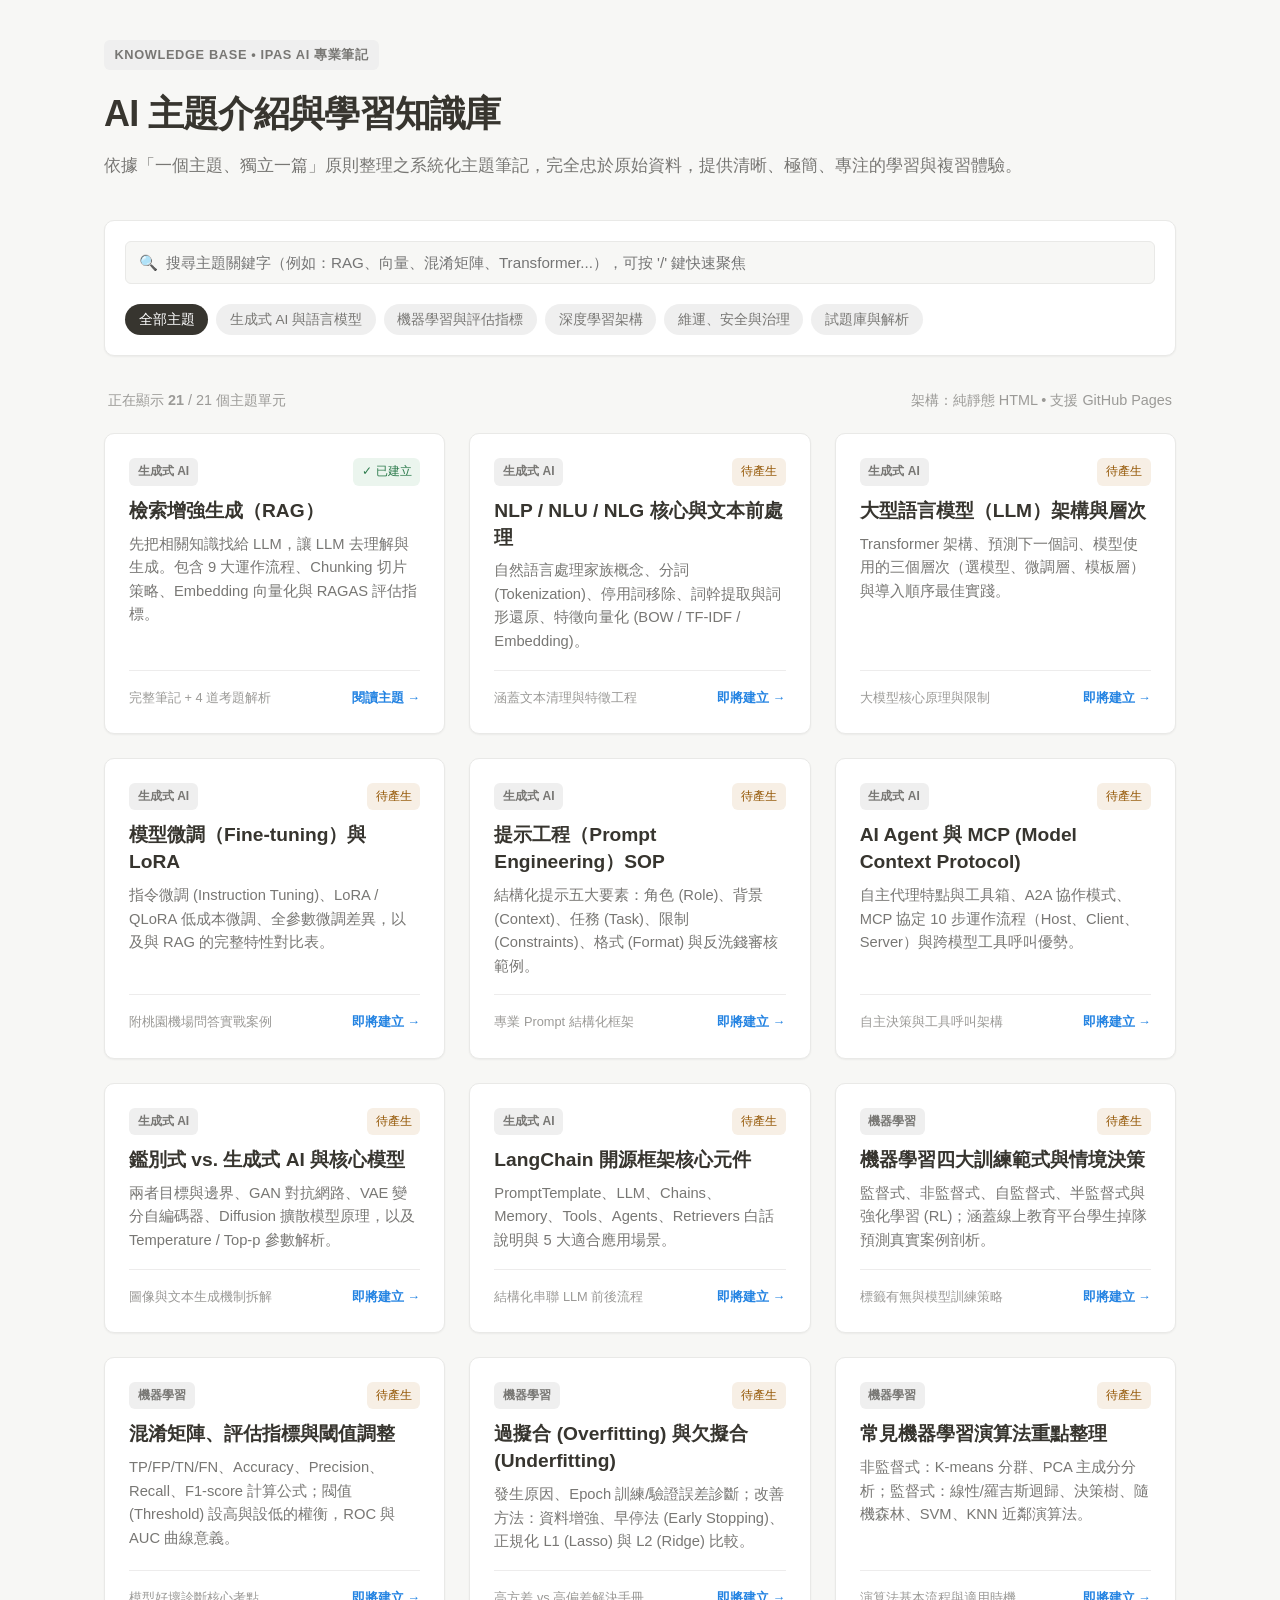
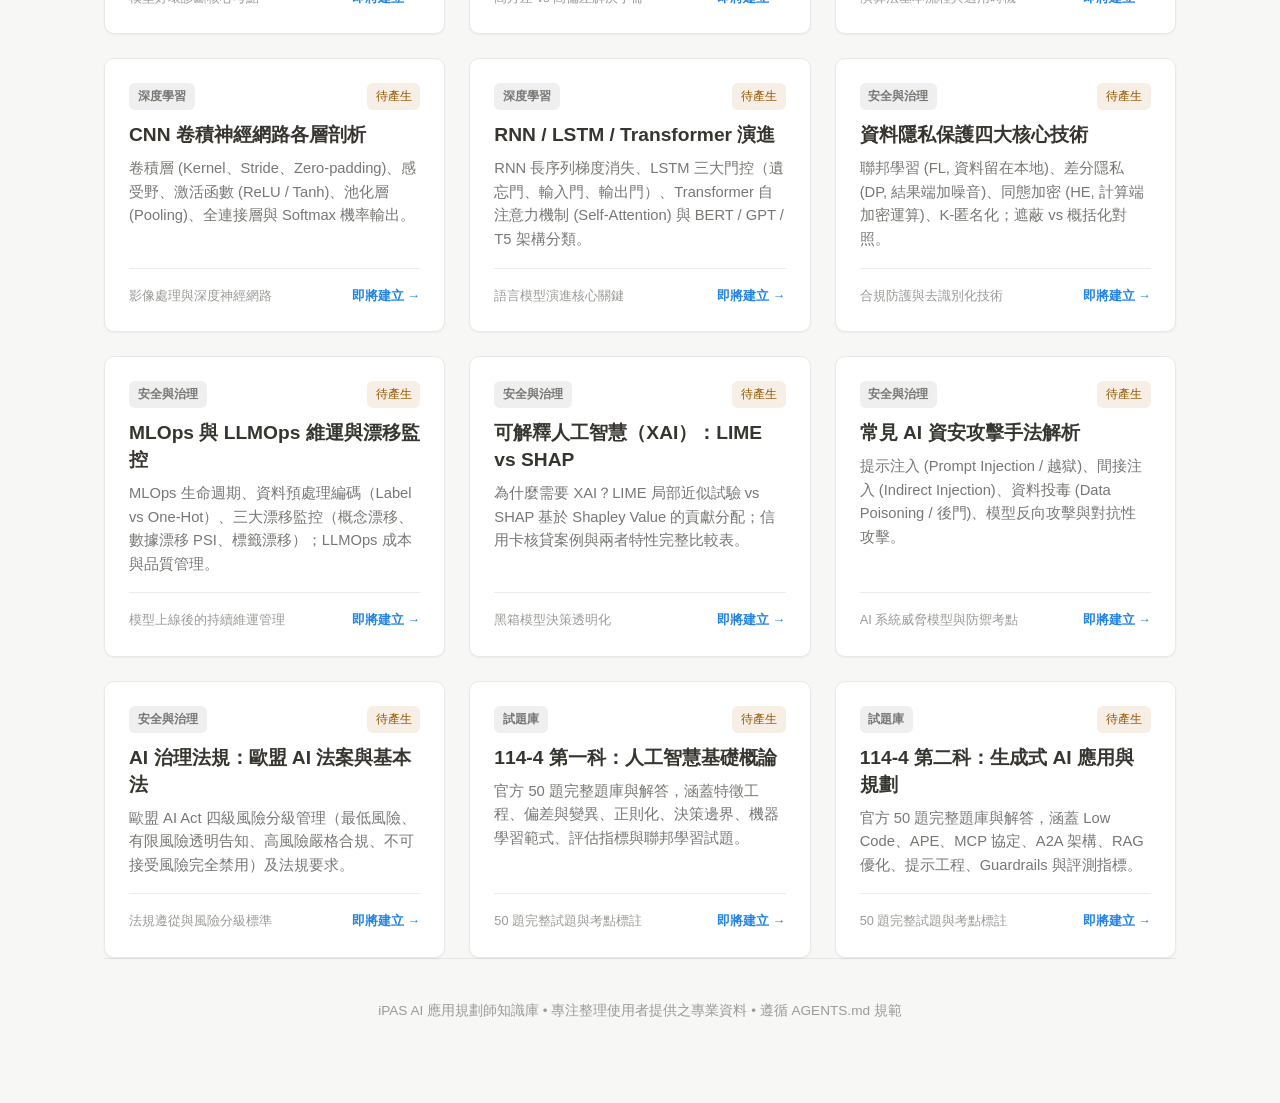
<file: index.html>
<!DOCTYPE html>
<html lang="zh-Hant">
<head>
  <meta charset="UTF-8">
  <meta name="viewport" content="width=device-width, initial-scale=1.0">
  <title>iPAS AI 應用規劃師 - 主題介紹與知識庫</title>
  <link rel="stylesheet" href="./css/style.css">
</head>
<body class="index-page">
  <div class="container">
    
    <!-- 首頁頁頭 -->
    <header class="site-header">
      <span class="header-badge">Knowledge Base &bull; iPAS AI 專業筆記</span>
      <h1 class="site-title">AI 主題介紹與學習知識庫</h1>
      <p class="site-desc">
        依據「一個主題、獨立一篇」原則整理之系統化主題筆記，完全忠於原始資料，提供清晰、極簡、專注的學習與複習體驗。
      </p>
    </header>

    <!-- 控制工具列：即時搜尋與分類過濾 -->
    <section class="controls-bar">
      <div class="search-box">
        <span class="search-icon">🔍</span>
        <input type="text" id="search-input" placeholder="搜尋主題關鍵字（例如：RAG、向量、混淆矩陣、Transformer...），可按 '/' 鍵快速聚焦" autocomplete="off">
      </div>

      <div class="category-filter">
        <button class="filter-btn active" data-filter="all">全部主題</button>
        <button class="filter-btn" data-filter="genai">生成式 AI 與語言模型</button>
        <button class="filter-btn" data-filter="ml">機器學習與評估指標</button>
        <button class="filter-btn" data-filter="dl">深度學習架構</button>
        <button class="filter-btn" data-filter="ops-gov">維運、安全與治理</button>
        <button class="filter-btn" data-filter="exam">試題庫與解析</button>
      </div>
    </section>

    <!-- 狀態統計列 -->
    <div class="stats-info">
      <span>正在顯示 <strong id="visible-count">0</strong> / <span id="total-count">0</span> 個主題單元</span>
      <span>架構：純靜態 HTML &bull; 支援 GitHub Pages</span>
    </div>

    <!-- 主題卡片網格清單 -->
    <main class="topic-grid">

      <!-- 卡片 1: RAG (已完整建置) -->
      <a href="./topics/rag-architecture.html" class="topic-card" data-category="genai">
        <div class="card-top">
          <div class="card-tags">
            <span class="card-category">生成式 AI</span>
            <span class="card-status status-ready">✓ 已建立</span>
          </div>
          <h2 class="card-title">檢索增強生成（RAG）</h2>
          <p class="card-summary">
            先把相關知識找給 LLM，讓 LLM 去理解與生成。包含 9 大運作流程、Chunking 切片策略、Embedding 向量化與 RAGAS 評估指標。
          </p>
        </div>
        <div class="card-footer">
          <span>完整筆記 + 4 道考題解析</span>
          <span class="card-read-more">閱讀主題 →</span>
        </div>
      </a>

      <!-- 卡片 2: NLP 基礎與前處理 (規劃中) -->
      <a href="#nlp-basics" class="topic-card" data-category="genai">
        <div class="card-top">
          <div class="card-tags">
            <span class="card-category">生成式 AI</span>
            <span class="card-status status-draft">待產生</span>
          </div>
          <h2 class="card-title">NLP / NLU / NLG 核心與文本前處理</h2>
          <p class="card-summary">
            自然語言處理家族概念、分詞 (Tokenization)、停用詞移除、詞幹提取與詞形還原、特徵向量化 (BOW / TF-IDF / Embedding)。
          </p>
        </div>
        <div class="card-footer">
          <span>涵蓋文本清理與特徵工程</span>
          <span class="card-read-more">即將建立 →</span>
        </div>
      </a>

      <!-- 卡片 3: LLM 核心概念 (規劃中) -->
      <a href="#llm-fundamentals" class="topic-card" data-category="genai">
        <div class="card-top">
          <div class="card-tags">
            <span class="card-category">生成式 AI</span>
            <span class="card-status status-draft">待產生</span>
          </div>
          <h2 class="card-title">大型語言模型（LLM）架構與層次</h2>
          <p class="card-summary">
            Transformer 架構、預測下一個詞、模型使用的三個層次（選模型、微調層、模板層）與導入順序最佳實踐。
          </p>
        </div>
        <div class="card-footer">
          <span>大模型核心原理與限制</span>
          <span class="card-read-more">即將建立 →</span>
        </div>
      </a>

      <!-- 卡片 4: 微調 Fine-tuning (規劃中) -->
      <a href="#fine-tuning" class="topic-card" data-category="genai">
        <div class="card-top">
          <div class="card-tags">
            <span class="card-category">生成式 AI</span>
            <span class="card-status status-draft">待產生</span>
          </div>
          <h2 class="card-title">模型微調（Fine-tuning）與 LoRA</h2>
          <p class="card-summary">
            指令微調 (Instruction Tuning)、LoRA / QLoRA 低成本微調、全參數微調差異，以及與 RAG 的完整特性對比表。
          </p>
        </div>
        <div class="card-footer">
          <span>附桃園機場問答實戰案例</span>
          <span class="card-read-more">即將建立 →</span>
        </div>
      </a>

      <!-- 卡片 5: Prompt Engineering (規劃中) -->
      <a href="#prompt-engineering" class="topic-card" data-category="genai">
        <div class="card-top">
          <div class="card-tags">
            <span class="card-category">生成式 AI</span>
            <span class="card-status status-draft">待產生</span>
          </div>
          <h2 class="card-title">提示工程（Prompt Engineering）SOP</h2>
          <p class="card-summary">
            結構化提示五大要素：角色 (Role)、背景 (Context)、任務 (Task)、限制 (Constraints)、格式 (Format) 與反洗錢審核範例。
          </p>
        </div>
        <div class="card-footer">
          <span>專業 Prompt 結構化框架</span>
          <span class="card-read-more">即將建立 →</span>
        </div>
      </a>

      <!-- 卡片 6: AI Agent 與 MCP (規劃中) -->
      <a href="#ai-agent-and-mcp" class="topic-card" data-category="genai">
        <div class="card-top">
          <div class="card-tags">
            <span class="card-category">生成式 AI</span>
            <span class="card-status status-draft">待產生</span>
          </div>
          <h2 class="card-title">AI Agent 與 MCP (Model Context Protocol)</h2>
          <p class="card-summary">
            自主代理特點與工具箱、A2A 協作模式、MCP 協定 10 步運作流程（Host、Client、Server）與跨模型工具呼叫優勢。
          </p>
        </div>
        <div class="card-footer">
          <span>自主決策與工具呼叫架構</span>
          <span class="card-read-more">即將建立 →</span>
        </div>
      </a>

      <!-- 卡片 7: 鑑別式 vs 生成式 AI (規劃中) -->
      <a href="#generative-vs-discriminative" class="topic-card" data-category="genai">
        <div class="card-top">
          <div class="card-tags">
            <span class="card-category">生成式 AI</span>
            <span class="card-status status-draft">待產生</span>
          </div>
          <h2 class="card-title">鑑別式 vs. 生成式 AI 與核心模型</h2>
          <p class="card-summary">
            兩者目標與邊界、GAN 對抗網路、VAE 變分自編碼器、Diffusion 擴散模型原理，以及 Temperature / Top-p 參數解析。
          </p>
        </div>
        <div class="card-footer">
          <span>圖像與文本生成機制拆解</span>
          <span class="card-read-more">即將建立 →</span>
        </div>
      </a>

      <!-- 卡片 8: LangChain 框架 (規劃中) -->
      <a href="#langchain-framework" class="topic-card" data-category="genai">
        <div class="card-top">
          <div class="card-tags">
            <span class="card-category">生成式 AI</span>
            <span class="card-status status-draft">待產生</span>
          </div>
          <h2 class="card-title">LangChain 開源框架核心元件</h2>
          <p class="card-summary">
            PromptTemplate、LLM、Chains、Memory、Tools、Agents、Retrievers 白話說明與 5 大適合應用場景。
          </p>
        </div>
        <div class="card-footer">
          <span>結構化串聯 LLM 前後流程</span>
          <span class="card-read-more">即將建立 →</span>
        </div>
      </a>

      <!-- 卡片 9: 機器學習四大範式 (規劃中) -->
      <a href="#ml-paradigms" class="topic-card" data-category="ml">
        <div class="card-top">
          <div class="card-tags">
            <span class="card-category">機器學習</span>
            <span class="card-status status-draft">待產生</span>
          </div>
          <h2 class="card-title">機器學習四大訓練範式與情境決策</h2>
          <p class="card-summary">
            監督式、非監督式、自監督式、半監督式與強化學習 (RL)；涵蓋線上教育平台學生掉隊預測真實案例剖析。
          </p>
        </div>
        <div class="card-footer">
          <span>標籤有無與模型訓練策略</span>
          <span class="card-read-more">即將建立 →</span>
        </div>
      </a>

      <!-- 卡片 10: 混淆矩陣與評估指標 (規劃中) -->
      <a href="#confusion-matrix-and-metrics" class="topic-card" data-category="ml">
        <div class="card-top">
          <div class="card-tags">
            <span class="card-category">機器學習</span>
            <span class="card-status status-draft">待產生</span>
          </div>
          <h2 class="card-title">混淆矩陣、評估指標與閾值調整</h2>
          <p class="card-summary">
            TP/FP/TN/FN、Accuracy、Precision、Recall、F1-score 計算公式；閥值 (Threshold) 設高與設低的權衡，ROC 與 AUC 曲線意義。
          </p>
        </div>
        <div class="card-footer">
          <span>模型好壞診斷核心考點</span>
          <span class="card-read-more">即將建立 →</span>
        </div>
      </a>

      <!-- 卡片 11: 過擬合與欠擬合 (規劃中) -->
      <a href="#overfitting-and-underfitting" class="topic-card" data-category="ml">
        <div class="card-top">
          <div class="card-tags">
            <span class="card-category">機器學習</span>
            <span class="card-status status-draft">待產生</span>
          </div>
          <h2 class="card-title">過擬合 (Overfitting) 與欠擬合 (Underfitting)</h2>
          <p class="card-summary">
            發生原因、Epoch 訓練/驗證誤差診斷；改善方法：資料增強、早停法 (Early Stopping)、正規化 L1 (Lasso) 與 L2 (Ridge) 比較。
          </p>
        </div>
        <div class="card-footer">
          <span>高方差 vs 高偏差解決手冊</span>
          <span class="card-read-more">即將建立 →</span>
        </div>
      </a>

      <!-- 卡片 12: 傳統 ML 模型演算法 (規劃中) -->
      <a href="#ml-models" class="topic-card" data-category="ml">
        <div class="card-top">
          <div class="card-tags">
            <span class="card-category">機器學習</span>
            <span class="card-status status-draft">待產生</span>
          </div>
          <h2 class="card-title">常見機器學習演算法重點整理</h2>
          <p class="card-summary">
            非監督式：K-means 分群、PCA 主成分分析；監督式：線性/羅吉斯迴歸、決策樹、隨機森林、SVM、KNN 近鄰演算法。
          </p>
        </div>
        <div class="card-footer">
          <span>演算法基本流程與適用時機</span>
          <span class="card-read-more">即將建立 →</span>
        </div>
      </a>

      <!-- 卡片 13: 深度學習 CNN 架構 (規劃中) -->
      <a href="#deep-learning-cnn" class="topic-card" data-category="dl">
        <div class="card-top">
          <div class="card-tags">
            <span class="card-category">深度學習</span>
            <span class="card-status status-draft">待產生</span>
          </div>
          <h2 class="card-title">CNN 卷積神經網路各層剖析</h2>
          <p class="card-summary">
            卷積層 (Kernel、Stride、Zero-padding)、感受野、激活函數 (ReLU / Tanh)、池化層 (Pooling)、全連接層與 Softmax 機率輸出。
          </p>
        </div>
        <div class="card-footer">
          <span>影像處理與深度神經網路</span>
          <span class="card-read-more">即將建立 →</span>
        </div>
      </a>

      <!-- 卡片 14: 序列模型與 Transformer (規劃中) -->
      <a href="#sequence-and-transformer" class="topic-card" data-category="dl">
        <div class="card-top">
          <div class="card-tags">
            <span class="card-category">深度學習</span>
            <span class="card-status status-draft">待產生</span>
          </div>
          <h2 class="card-title">RNN / LSTM / Transformer 演進</h2>
          <p class="card-summary">
            RNN 長序列梯度消失、LSTM 三大門控（遺忘門、輸入門、輸出門）、Transformer 自注意力機制 (Self-Attention) 與 BERT / GPT / T5 架構分類。
          </p>
        </div>
        <div class="card-footer">
          <span>語言模型演進核心關鍵</span>
          <span class="card-read-more">即將建立 →</span>
        </div>
      </a>

      <!-- 卡片 15: 資料隱私保護方法 (規劃中) -->
      <a href="#data-privacy-protection" class="topic-card" data-category="ops-gov">
        <div class="card-top">
          <div class="card-tags">
            <span class="card-category">安全與治理</span>
            <span class="card-status status-draft">待產生</span>
          </div>
          <h2 class="card-title">資料隱私保護四大核心技術</h2>
          <p class="card-summary">
            聯邦學習 (FL, 資料留在本地)、差分隱私 (DP, 結果端加噪音)、同態加密 (HE, 計算端加密運算)、K-匿名化；遮蔽 vs 概括化對照。
          </p>
        </div>
        <div class="card-footer">
          <span>合規防護與去識別化技術</span>
          <span class="card-read-more">即將建立 →</span>
        </div>
      </a>

      <!-- 卡片 16: MLOps 與 LLMOps (規劃中) -->
      <a href="#mlops-and-llmops" class="topic-card" data-category="ops-gov">
        <div class="card-top">
          <div class="card-tags">
            <span class="card-category">安全與治理</span>
            <span class="card-status status-draft">待產生</span>
          </div>
          <h2 class="card-title">MLOps 與 LLMOps 維運與漂移監控</h2>
          <p class="card-summary">
            MLOps 生命週期、資料預處理編碼（Label vs One-Hot）、三大漂移監控（概念漂移、數據漂移 PSI、標籤漂移）；LLMOps 成本與品質管理。
          </p>
        </div>
        <div class="card-footer">
          <span>模型上線後的持續維運管理</span>
          <span class="card-read-more">即將建立 →</span>
        </div>
      </a>

      <!-- 卡片 17: 可解釋 AI (XAI) (規劃中) -->
      <a href="#xai-explainable-ai" class="topic-card" data-category="ops-gov">
        <div class="card-top">
          <div class="card-tags">
            <span class="card-category">安全與治理</span>
            <span class="card-status status-draft">待產生</span>
          </div>
          <h2 class="card-title">可解釋人工智慧（XAI）：LIME vs SHAP</h2>
          <p class="card-summary">
            為什麼需要 XAI？LIME 局部近似試驗 vs SHAP 基於 Shapley Value 的貢獻分配；信用卡核貸案例與兩者特性完整比較表。
          </p>
        </div>
        <div class="card-footer">
          <span>黑箱模型決策透明化</span>
          <span class="card-read-more">即將建立 →</span>
        </div>
      </a>

      <!-- 卡片 18: 常見 AI 資安攻擊 (規劃中) -->
      <a href="#ai-security-attacks" class="topic-card" data-category="ops-gov">
        <div class="card-top">
          <div class="card-tags">
            <span class="card-category">安全與治理</span>
            <span class="card-status status-draft">待產生</span>
          </div>
          <h2 class="card-title">常見 AI 資安攻擊手法解析</h2>
          <p class="card-summary">
            提示注入 (Prompt Injection / 越獄)、間接注入 (Indirect Injection)、資料投毒 (Data Poisoning / 後門)、模型反向攻擊與對抗性攻擊。
          </p>
        </div>
        <div class="card-footer">
          <span>AI 系統威脅模型與防禦考點</span>
          <span class="card-read-more">即將建立 →</span>
        </div>
      </a>

      <!-- 卡片 19: AI 治理與法規 (規劃中) -->
      <a href="#ai-governance-eu-act" class="topic-card" data-category="ops-gov">
        <div class="card-top">
          <div class="card-tags">
            <span class="card-category">安全與治理</span>
            <span class="card-status status-draft">待產生</span>
          </div>
          <h2 class="card-title">AI 治理法規：歐盟 AI 法案與基本法</h2>
          <p class="card-summary">
            歐盟 AI Act 四級風險分級管理（最低風險、有限風險透明告知、高風險嚴格合規、不可接受風險完全禁用）及法規要求。
          </p>
        </div>
        <div class="card-footer">
          <span>法規遵從與風險分級標準</span>
          <span class="card-read-more">即將建立 →</span>
        </div>
      </a>

      <!-- 卡片 20: 114 年第四次考題：第一科 人工智慧基礎概論 (規劃中) -->
      <a href="#exam-114-foundations" class="topic-card" data-category="exam">
        <div class="card-top">
          <div class="card-tags">
            <span class="card-category">試題庫</span>
            <span class="card-status status-draft">待產生</span>
          </div>
          <h2 class="card-title">114-4 第一科：人工智慧基礎概論</h2>
          <p class="card-summary">
            官方 50 題完整題庫與解答，涵蓋特徵工程、偏差與變異、正則化、決策邊界、機器學習範式、評估指標與聯邦學習試題。
          </p>
        </div>
        <div class="card-footer">
          <span>50 題完整試題與考點標註</span>
          <span class="card-read-more">即將建立 →</span>
        </div>
      </a>

      <!-- 卡片 21: 114 年第四次考題：第二科 生成式 AI 應用與規劃 (規劃中) -->
      <a href="#exam-114-generative" class="topic-card" data-category="exam">
        <div class="card-top">
          <div class="card-tags">
            <span class="card-category">試題庫</span>
            <span class="card-status status-draft">待產生</span>
          </div>
          <h2 class="card-title">114-4 第二科：生成式 AI 應用與規劃</h2>
          <p class="card-summary">
            官方 50 題完整題庫與解答，涵蓋 Low Code、APE、MCP 協定、A2A 架構、RAG 優化、提示工程、Guardrails 與評測指標。
          </p>
        </div>
        <div class="card-footer">
          <span>50 題完整試題與考點標註</span>
          <span class="card-read-more">即將建立 →</span>
        </div>
      </a>

    </main>

    <!-- 全站頁尾 -->
    <footer class="site-footer">
      <p>iPAS AI 應用規劃師知識庫 &bull; 專注整理使用者提供之專業資料 &bull; 遵循 AGENTS.md 規範</p>
    </footer>
  </div>

  <script src="./js/main.js"></script>
</body>
</html>
</file>
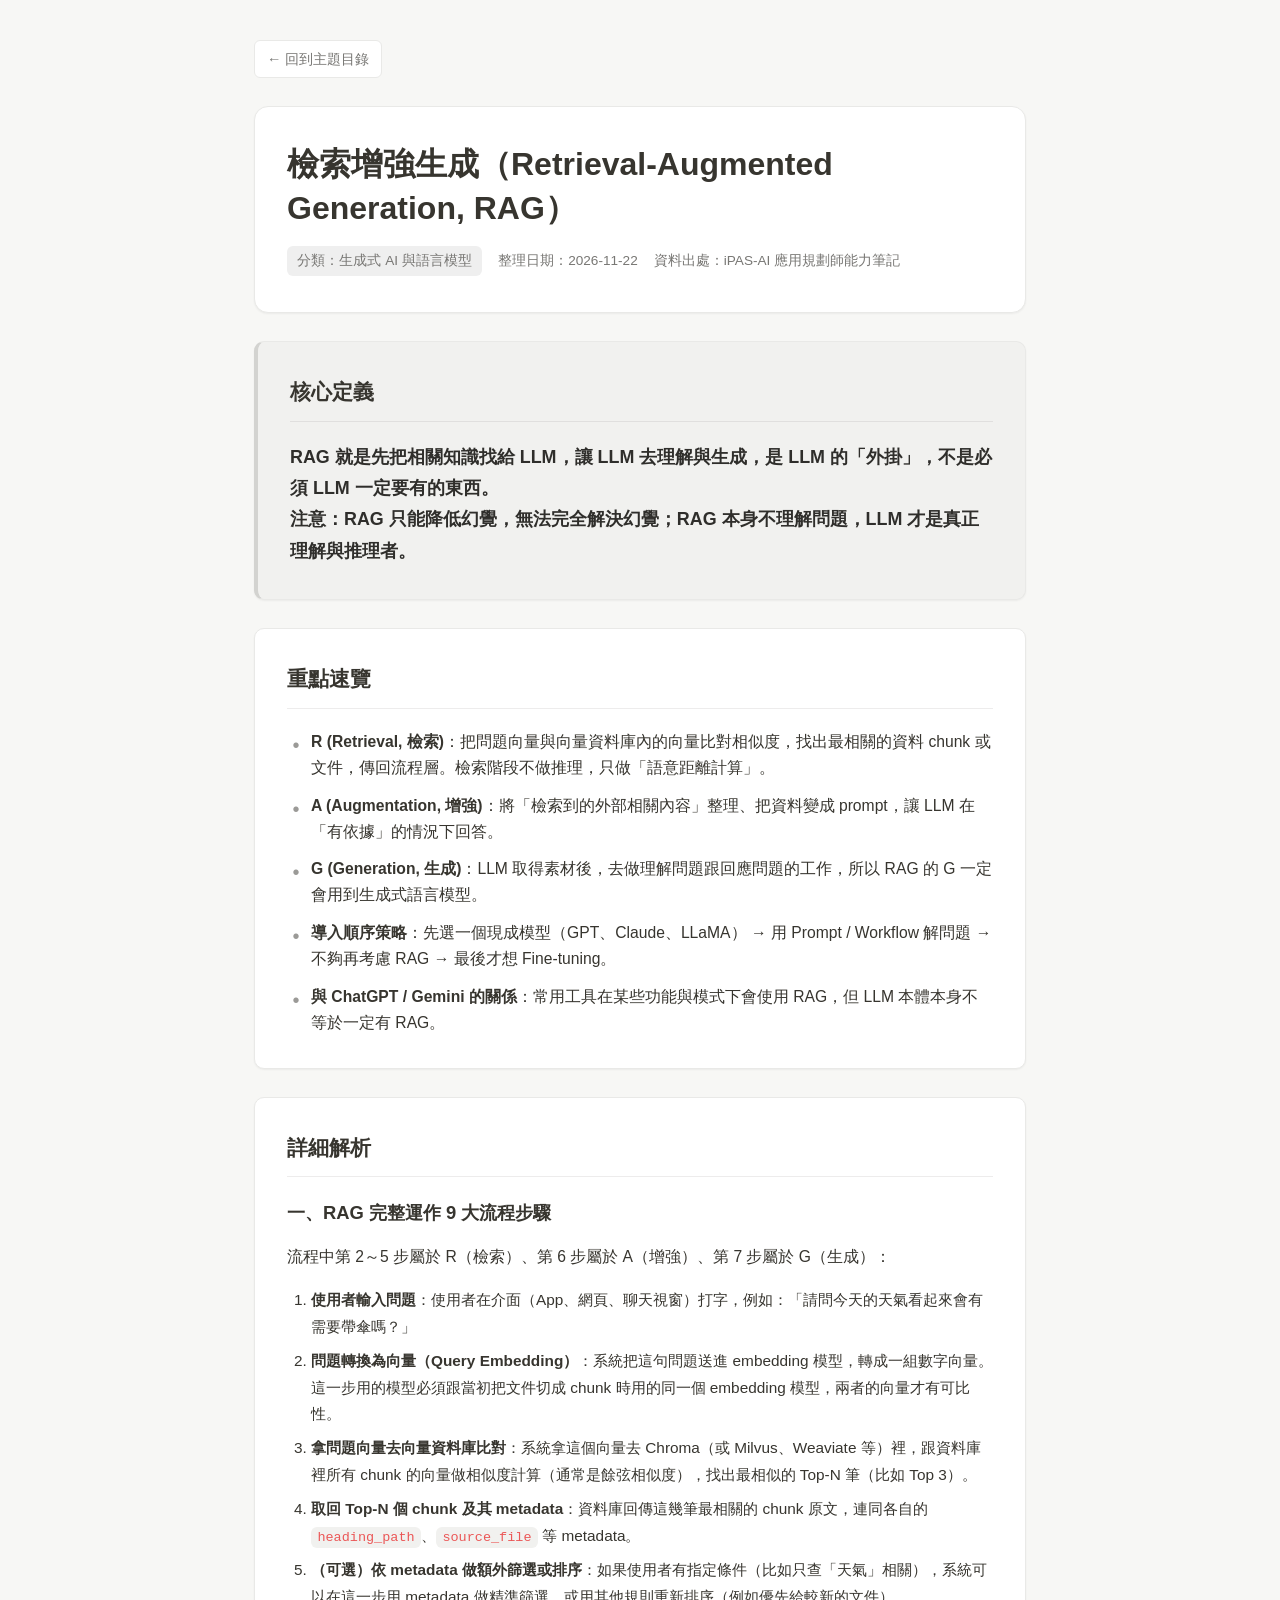
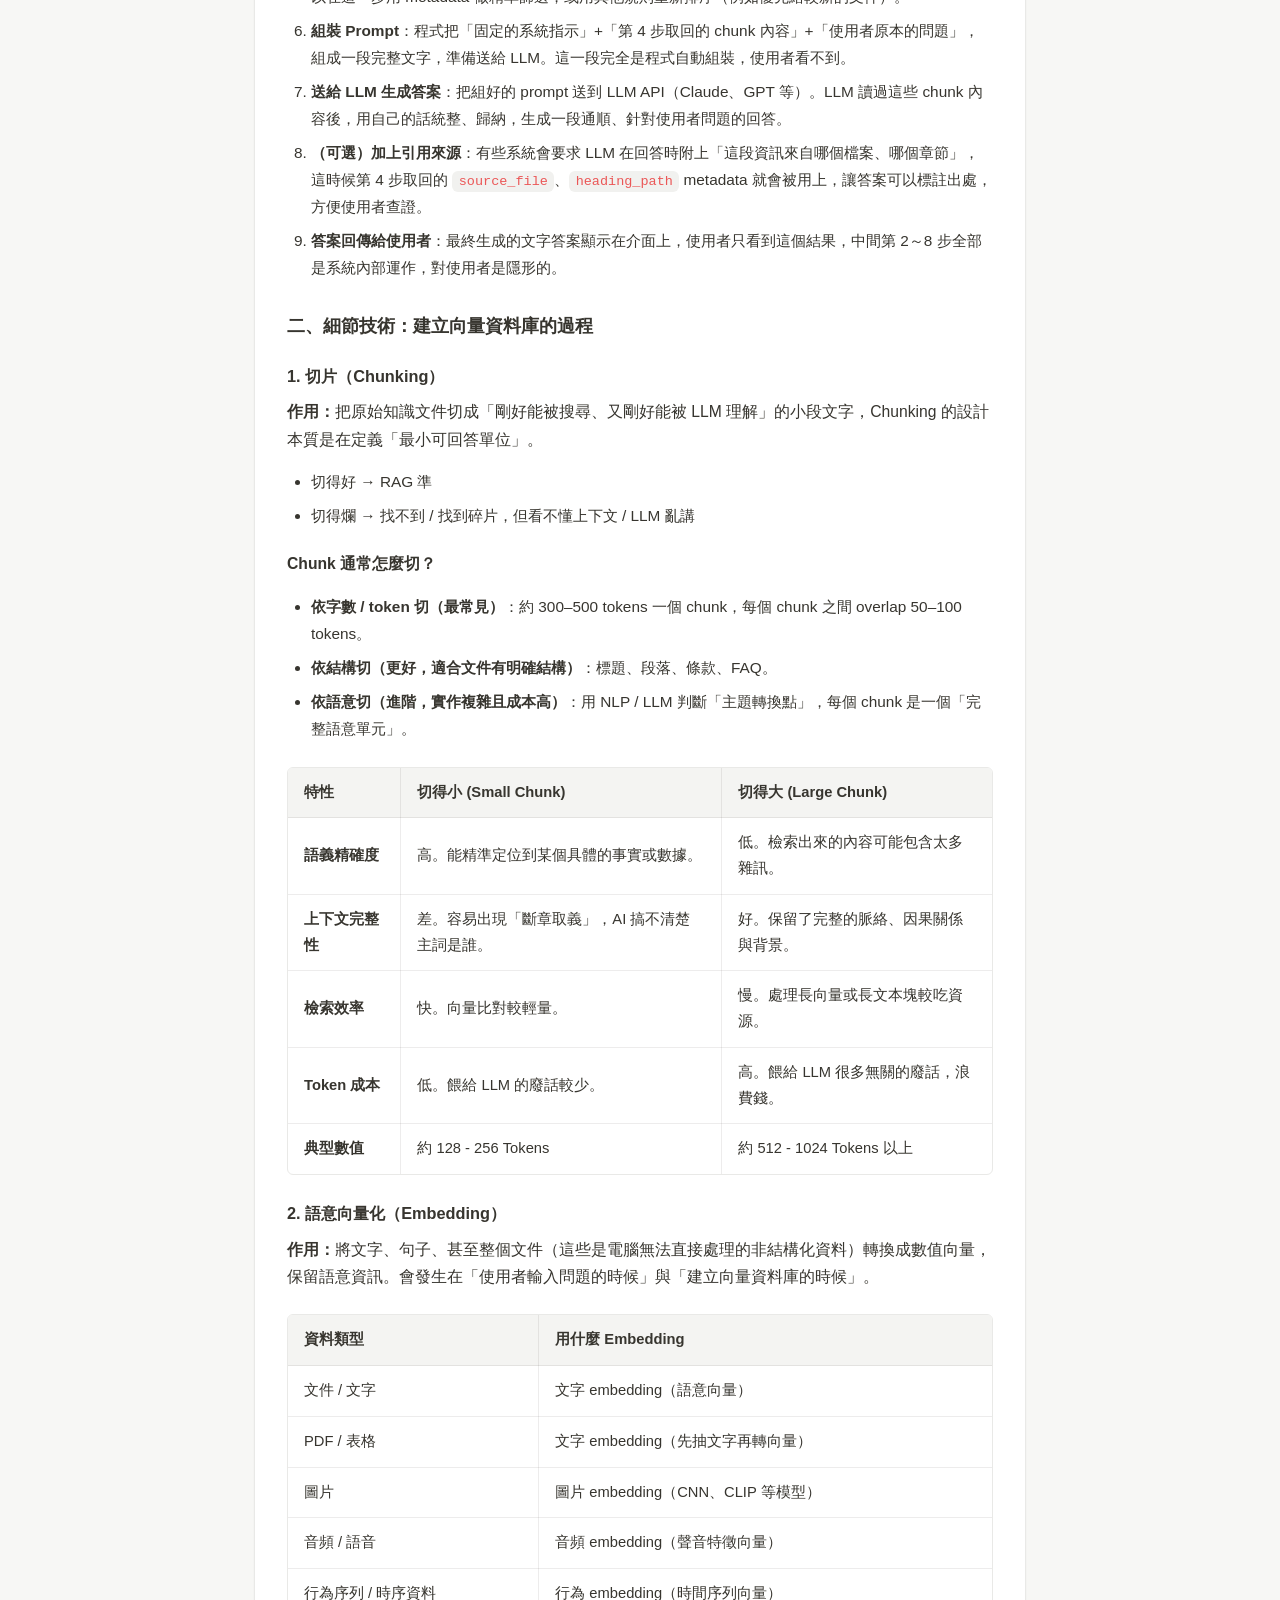
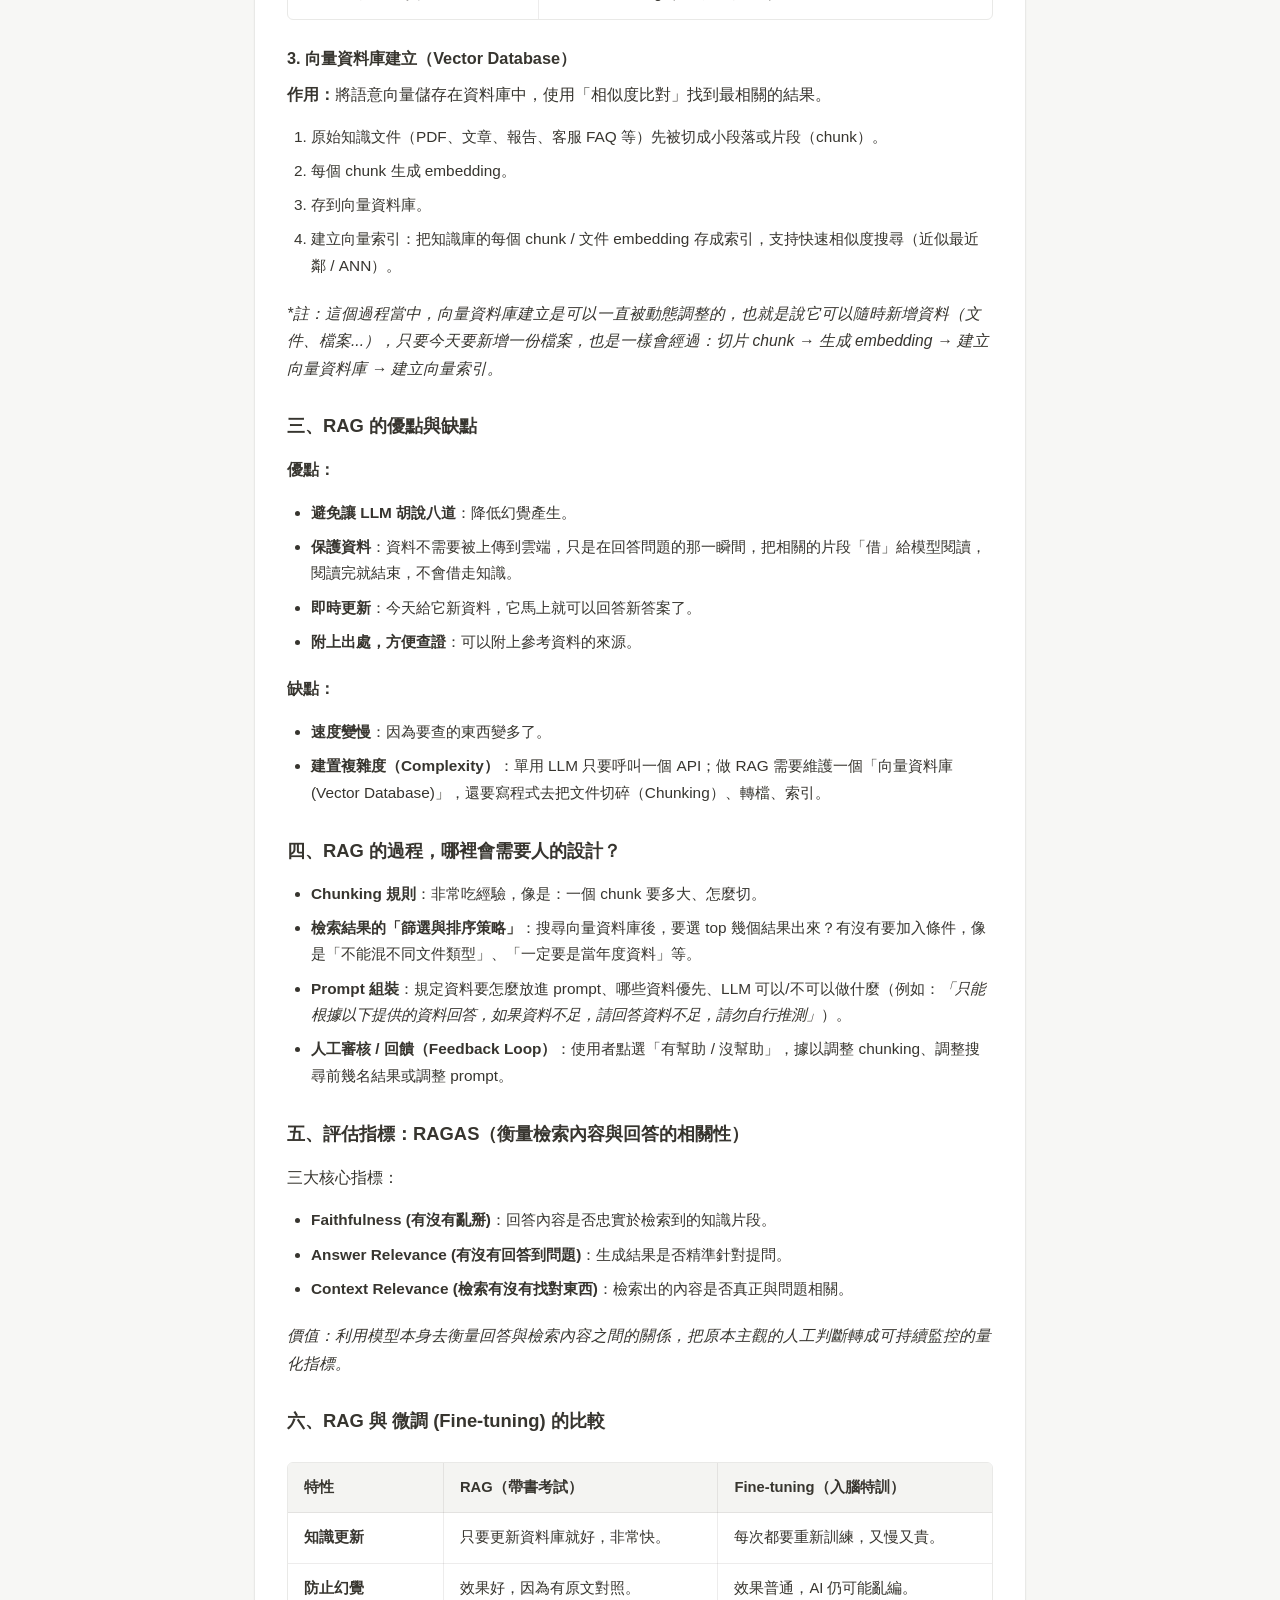
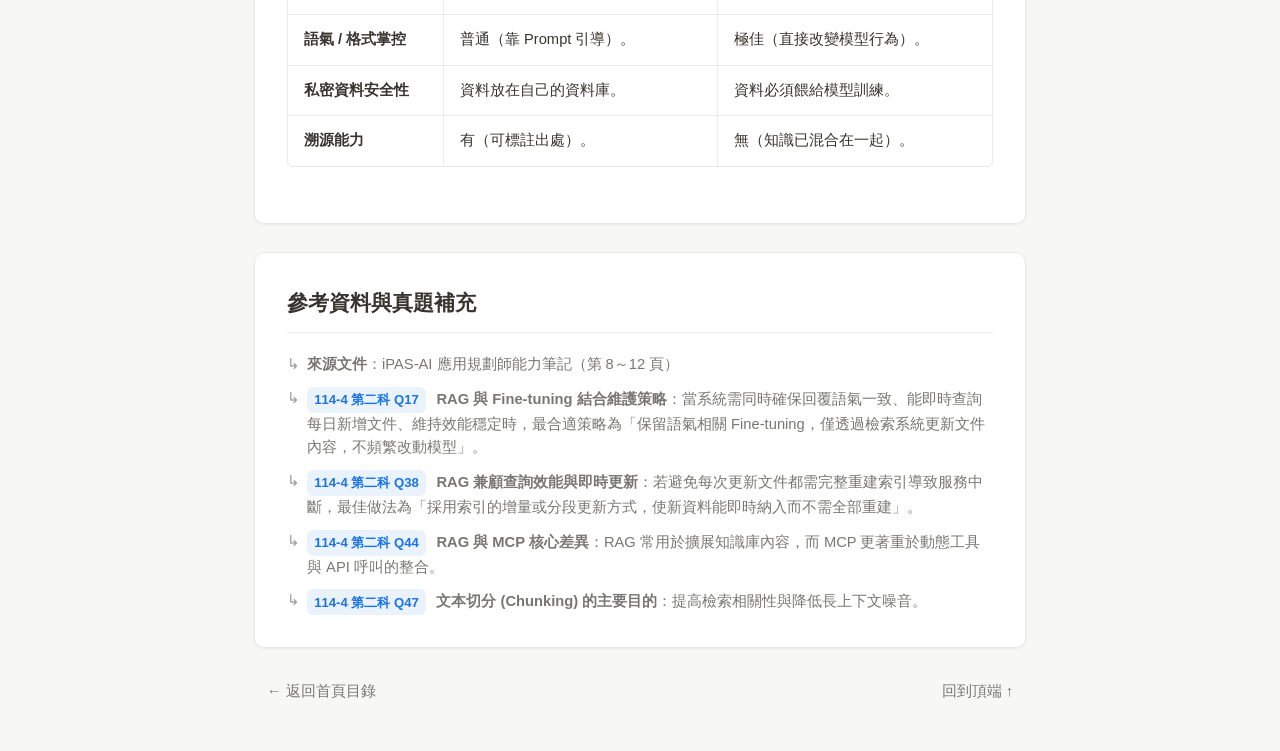
<file: topics/rag-architecture.html>
<!DOCTYPE html>
<html lang="zh-Hant">
<head>
  <meta charset="UTF-8">
  <meta name="viewport" content="width=device-width, initial-scale=1.0">
  <title>檢索增強生成（RAG）架構與運作 - 主題筆記</title>
  <link rel="stylesheet" href="../css/style.css">
</head>
<body class="topic-page">
  <div class="container article-container">
    <!-- 頂部導航 -->
    <nav class="breadcrumb">
      <a href="../index.html">← 回到主題目錄</a>
    </nav>

    <article class="topic-article">
      <!-- 主題標頭 -->
      <header class="topic-header">
        <h1 class="topic-title">檢索增強生成（Retrieval-Augmented Generation, RAG）</h1>
        <div class="topic-meta">
          <span class="meta-pill">分類：生成式 AI 與語言模型</span>
          <span>整理日期：2026-11-22</span>
          <span>資料出處：iPAS-AI 應用規劃師能力筆記</span>
        </div>
      </header>

      <!-- 區塊一：一句話核心定義 -->
      <section class="section-card callout-card">
        <h2>核心定義</h2>
        <p class="core-definition">
          RAG 就是先把相關知識找給 LLM，讓 LLM 去理解與生成，是 LLM 的「外掛」，不是必須 LLM 一定要有的東西。<br>
          <strong>注意：</strong>RAG 只能降低幻覺，無法完全解決幻覺；RAG 本身不理解問題，LLM 才是真正理解與推理者。
        </p>
      </section>

      <!-- 區塊二：重點速覽 -->
      <section class="section-card">
        <h2>重點速覽</h2>
        <ul class="highlight-list">
          <li><strong>R (Retrieval, 檢索)</strong>：把問題向量與向量資料庫內的向量比對相似度，找出最相關的資料 chunk 或文件，傳回流程層。檢索階段不做推理，只做「語意距離計算」。</li>
          <li><strong>A (Augmentation, 增強)</strong>：將「檢索到的外部相關內容」整理、把資料變成 prompt，讓 LLM 在「有依據」的情況下回答。</li>
          <li><strong>G (Generation, 生成)</strong>：LLM 取得素材後，去做理解問題跟回應問題的工作，所以 RAG 的 G 一定會用到生成式語言模型。</li>
          <li><strong>導入順序策略</strong>：先選一個現成模型（GPT、Claude、LLaMA） → 用 Prompt / Workflow 解問題 → 不夠再考慮 RAG → 最後才想 Fine-tuning。</li>
          <li><strong>與 ChatGPT / Gemini 的關係</strong>：常用工具在某些功能與模式下會使用 RAG，但 LLM 本體本身不等於一定有 RAG。</li>
        </ul>
      </section>

      <!-- 區塊三：詳細解析 -->
      <section class="section-card">
        <h2>詳細解析</h2>
        <div class="detail-content">
          
          <h3>一、RAG 完整運作 9 大流程步驟</h3>
          <p>流程中第 2～5 步屬於 R（檢索）、第 6 步屬於 A（增強）、第 7 步屬於 G（生成）：</p>
          <ol>
            <li><strong>使用者輸入問題</strong>：使用者在介面（App、網頁、聊天視窗）打字，例如：「請問今天的天氣看起來會有需要帶傘嗎？」</li>
            <li><strong>問題轉換為向量（Query Embedding）</strong>：系統把這句問題送進 embedding 模型，轉成一組數字向量。這一步用的模型必須跟當初把文件切成 chunk 時用的同一個 embedding 模型，兩者的向量才有可比性。</li>
            <li><strong>拿問題向量去向量資料庫比對</strong>：系統拿這個向量去 Chroma（或 Milvus、Weaviate 等）裡，跟資料庫裡所有 chunk 的向量做相似度計算（通常是餘弦相似度），找出最相似的 Top-N 筆（比如 Top 3）。</li>
            <li><strong>取回 Top-N 個 chunk 及其 metadata</strong>：資料庫回傳這幾筆最相關的 chunk 原文，連同各自的 <code>heading_path</code>、<code>source_file</code> 等 metadata。</li>
            <li><strong>（可選）依 metadata 做額外篩選或排序</strong>：如果使用者有指定條件（比如只查「天氣」相關），系統可以在這一步用 metadata 做精準篩選，或用其他規則重新排序（例如優先給較新的文件）。</li>
            <li><strong>組裝 Prompt</strong>：程式把「固定的系統指示」+「第 4 步取回的 chunk 內容」+「使用者原本的問題」，組成一段完整文字，準備送給 LLM。這一段完全是程式自動組裝，使用者看不到。</li>
            <li><strong>送給 LLM 生成答案</strong>：把組好的 prompt 送到 LLM API（Claude、GPT 等）。LLM 讀過這些 chunk 內容後，用自己的話統整、歸納，生成一段通順、針對使用者問題的回答。</li>
            <li><strong>（可選）加上引用來源</strong>：有些系統會要求 LLM 在回答時附上「這段資訊來自哪個檔案、哪個章節」，這時候第 4 步取回的 <code>source_file</code>、<code>heading_path</code> metadata 就會被用上，讓答案可以標註出處，方便使用者查證。</li>
            <li><strong>答案回傳給使用者</strong>：最終生成的文字答案顯示在介面上，使用者只看到這個結果，中間第 2～8 步全部是系統內部運作，對使用者是隱形的。</li>
          </ol>

          <h3>二、細節技術：建立向量資料庫的過程</h3>
          
          <h4>1. 切片（Chunking）</h4>
          <p><strong>作用：</strong>把原始知識文件切成「剛好能被搜尋、又剛好能被 LLM 理解」的小段文字，Chunking 的設計本質是在定義「最小可回答單位」。</p>
          <ul>
            <li>切得好 → RAG 準</li>
            <li>切得爛 → 找不到 / 找到碎片，但看不懂上下文 / LLM 亂講</li>
          </ul>

          <p><strong>Chunk 通常怎麼切？</strong></p>
          <ul>
            <li><strong>依字數 / token 切（最常見）</strong>：約 300–500 tokens 一個 chunk，每個 chunk 之間 overlap 50–100 tokens。</li>
            <li><strong>依結構切（更好，適合文件有明確結構）</strong>：標題、段落、條款、FAQ。</li>
            <li><strong>依語意切（進階，實作複雜且成本高）</strong>：用 NLP / LLM 判斷「主題轉換點」，每個 chunk 是一個「完整語意單元」。</li>
          </ul>

          <div class="table-wrapper">
            <table>
              <thead>
                <tr>
                  <th>特性</th>
                  <th>切得小 (Small Chunk)</th>
                  <th>切得大 (Large Chunk)</th>
                </tr>
              </thead>
              <tbody>
                <tr>
                  <td><strong>語義精確度</strong></td>
                  <td>高。能精準定位到某個具體的事實或數據。</td>
                  <td>低。檢索出來的內容可能包含太多雜訊。</td>
                </tr>
                <tr>
                  <td><strong>上下文完整性</strong></td>
                  <td>差。容易出現「斷章取義」，AI 搞不清楚主詞是誰。</td>
                  <td>好。保留了完整的脈絡、因果關係與背景。</td>
                </tr>
                <tr>
                  <td><strong>檢索效率</strong></td>
                  <td>快。向量比對較輕量。</td>
                  <td>慢。處理長向量或長文本塊較吃資源。</td>
                </tr>
                <tr>
                  <td><strong>Token 成本</strong></td>
                  <td>低。餵給 LLM 的廢話較少。</td>
                  <td>高。餵給 LLM 很多無關的廢話，浪費錢。</td>
                </tr>
                <tr>
                  <td><strong>典型數值</strong></td>
                  <td>約 128 - 256 Tokens</td>
                  <td>約 512 - 1024 Tokens 以上</td>
                </tr>
              </tbody>
            </table>
          </div>

          <h4>2. 語意向量化（Embedding）</h4>
          <p><strong>作用：</strong>將文字、句子、甚至整個文件（這些是電腦無法直接處理的非結構化資料）轉換成數值向量，保留語意資訊。會發生在「使用者輸入問題的時候」與「建立向量資料庫的時候」。</p>

          <div class="table-wrapper">
            <table>
              <thead>
                <tr>
                  <th>資料類型</th>
                  <th>用什麼 Embedding</th>
                </tr>
              </thead>
              <tbody>
                <tr>
                  <td>文件 / 文字</td>
                  <td>文字 embedding（語意向量）</td>
                </tr>
                <tr>
                  <td>PDF / 表格</td>
                  <td>文字 embedding（先抽文字再轉向量）</td>
                </tr>
                <tr>
                  <td>圖片</td>
                  <td>圖片 embedding（CNN、CLIP 等模型）</td>
                </tr>
                <tr>
                  <td>音頻 / 語音</td>
                  <td>音頻 embedding（聲音特徵向量）</td>
                </tr>
                <tr>
                  <td>行為序列 / 時序資料</td>
                  <td>行為 embedding（時間序列向量）</td>
                </tr>
              </tbody>
            </table>
          </div>

          <h4>3. 向量資料庫建立（Vector Database）</h4>
          <p><strong>作用：</strong>將語意向量儲存在資料庫中，使用「相似度比對」找到最相關的結果。</p>
          <ol>
            <li>原始知識文件（PDF、文章、報告、客服 FAQ 等）先被切成小段落或片段（chunk）。</li>
            <li>每個 chunk 生成 embedding。</li>
            <li>存到向量資料庫。</li>
            <li>建立向量索引：把知識庫的每個 chunk / 文件 embedding 存成索引，支持快速相似度搜尋（近似最近鄰 / ANN）。</li>
          </ol>
          <p><em>*註：這個過程當中，向量資料庫建立是可以一直被動態調整的，也就是說它可以隨時新增資料（文件、檔案...），只要今天要新增一份檔案，也是一樣會經過：切片 chunk → 生成 embedding → 建立向量資料庫 → 建立向量索引。</em></p>

          <h3>三、RAG 的優點與缺點</h3>
          <p><strong>優點：</strong></p>
          <ul>
            <li><strong>避免讓 LLM 胡說八道</strong>：降低幻覺產生。</li>
            <li><strong>保護資料</strong>：資料不需要被上傳到雲端，只是在回答問題的那一瞬間，把相關的片段「借」給模型閱讀，閱讀完就結束，不會借走知識。</li>
            <li><strong>即時更新</strong>：今天給它新資料，它馬上就可以回答新答案了。</li>
            <li><strong>附上出處，方便查證</strong>：可以附上參考資料的來源。</li>
          </ul>

          <p><strong>缺點：</strong></p>
          <ul>
            <li><strong>速度變慢</strong>：因為要查的東西變多了。</li>
            <li><strong>建置複雜度（Complexity）</strong>：單用 LLM 只要呼叫一個 API；做 RAG 需要維護一個「向量資料庫 (Vector Database)」，還要寫程式去把文件切碎（Chunking）、轉檔、索引。</li>
          </ul>

          <h3>四、RAG 的過程，哪裡會需要人的設計？</h3>
          <ul>
            <li><strong>Chunking 規則</strong>：非常吃經驗，像是：一個 chunk 要多大、怎麼切。</li>
            <li><strong>檢索結果的「篩選與排序策略」</strong>：搜尋向量資料庫後，要選 top 幾個結果出來？有沒有要加入條件，像是「不能混不同文件類型」、「一定要是當年度資料」等。</li>
            <li><strong>Prompt 組裝</strong>：規定資料要怎麼放進 prompt、哪些資料優先、LLM 可以/不可以做什麼（例如：<em>「只能根據以下提供的資料回答，如果資料不足，請回答資料不足，請勿自行推測」</em>）。</li>
            <li><strong>人工審核 / 回饋（Feedback Loop）</strong>：使用者點選「有幫助 / 沒幫助」，據以調整 chunking、調整搜尋前幾名結果或調整 prompt。</li>
          </ul>

          <h3>五、評估指標：RAGAS（衡量檢索內容與回答的相關性）</h3>
          <p>三大核心指標：</p>
          <ul>
            <li><strong>Faithfulness (有沒有亂掰)</strong>：回答內容是否忠實於檢索到的知識片段。</li>
            <li><strong>Answer Relevance (有沒有回答到問題)</strong>：生成結果是否精準針對提問。</li>
            <li><strong>Context Relevance (檢索有沒有找對東西)</strong>：檢索出的內容是否真正與問題相關。</li>
          </ul>
          <p><em>價值：利用模型本身去衡量回答與檢索內容之間的關係，把原本主觀的人工判斷轉成可持續監控的量化指標。</em></p>

          <h3>六、RAG 與 微調 (Fine-tuning) 的比較</h3>
          <div class="table-wrapper">
            <table>
              <thead>
                <tr>
                  <th>特性</th>
                  <th>RAG（帶書考試）</th>
                  <th>Fine-tuning（入腦特訓）</th>
                </tr>
              </thead>
              <tbody>
                <tr>
                  <td><strong>知識更新</strong></td>
                  <td>只要更新資料庫就好，非常快。</td>
                  <td>每次都要重新訓練，又慢又貴。</td>
                </tr>
                <tr>
                  <td><strong>防止幻覺</strong></td>
                  <td>效果好，因為有原文對照。</td>
                  <td>效果普通，AI 仍可能亂編。</td>
                </tr>
                <tr>
                  <td><strong>語氣 / 格式掌控</strong></td>
                  <td>普通（靠 Prompt 引導）。</td>
                  <td>極佳（直接改變模型行為）。</td>
                </tr>
                <tr>
                  <td><strong>私密資料安全性</strong></td>
                  <td>資料放在自己的資料庫。</td>
                  <td>資料必須餵給模型訓練。</td>
                </tr>
                <tr>
                  <td><strong>溯源能力</strong></td>
                  <td>有（可標註出處）。</td>
                  <td>無（知識已混合在一起）。</td>
                </tr>
              </tbody>
            </table>
          </div>

        </div>
      </section>

      <!-- 區塊四：參考資料與補充 -->
      <section class="section-card">
        <h2>參考資料與真題補充</h2>
        <ul class="reference-list">
          <li><strong>來源文件</strong>：iPAS-AI 應用規劃師能力筆記（第 8～12 頁）</li>
          <li>
            <span class="exam-pill">114-4 第二科 Q17</span>
            <strong>RAG 與 Fine-tuning 結合維護策略</strong>：當系統需同時確保回覆語氣一致、能即時查詢每日新增文件、維持效能穩定時，最合適策略為「保留語氣相關 Fine-tuning，僅透過檢索系統更新文件內容，不頻繁改動模型」。
          </li>
          <li>
            <span class="exam-pill">114-4 第二科 Q38</span>
            <strong>RAG 兼顧查詢效能與即時更新</strong>：若避免每次更新文件都需完整重建索引導致服務中斷，最佳做法為「採用索引的增量或分段更新方式，使新資料能即時納入而不需全部重建」。
          </li>
          <li>
            <span class="exam-pill">114-4 第二科 Q44</span>
            <strong>RAG 與 MCP 核心差異</strong>：RAG 常用於擴展知識庫內容，而 MCP 更著重於動態工具與 API 呼叫的整合。
          </li>
          <li>
            <span class="exam-pill">114-4 第二科 Q47</span>
            <strong>文本切分 (Chunking) 的主要目的</strong>：提高檢索相關性與降低長上下文噪音。
          </li>
        </ul>
      </section>
    </article>

    <!-- 底部導覽 -->
    <footer class="topic-footer">
      <a href="../index.html">← 返回首頁目錄</a>
      <a href="#top">回到頂端 ↑</a>
    </footer>
  </div>
</body>
</html>
</file>
<file: css/style.css>
/* ==========================================================================
   Notion / 現代卡片風 全站共用樣式表 (style.css)
   專案：個人主題介紹網站 (Topic Notes Library)
   ========================================================================== */

:root {
  --bg-main: #F7F7F5;
  --bg-card: #FFFFFF;
  --bg-callout: #F1F1EF;
  --bg-tag: #EFEFEF;
  --bg-tag-active: #37352F;
  --text-tag-active: #FFFFFF;
  
  --text-primary: #37352F;
  --text-secondary: #787774;
  --text-muted: #9B9A97;
  
  --border-light: rgba(55, 53, 47, 0.09);
  --border-card: #E9E9E7;
  --border-focus: #2383E2;
  
  --accent-blue: #2383E2;
  --accent-callout-border: #D3D3D0;
  
  --shadow-sm: 0 1px 2px rgba(15, 15, 15, 0.05);
  --shadow-md: 0 4px 12px rgba(15, 15, 15, 0.08);
  --shadow-hover: 0 6px 18px rgba(15, 15, 15, 0.12);
  
  --radius-sm: 6px;
  --radius-md: 10px;
  --radius-lg: 14px;
  
  --font-sans: -apple-system, BlinkMacSystemFont, "Segoe UI", Helvetica, "PingFang TC", "Hiragino Sans GB", "Microsoft JhengHei", sans-serif;
  --font-mono: ui-monospace, SFMono-Regular, "SF Mono", Menlo, Consolas, "Liberation Mono", monospace;
  
  --max-content-width: 820px;
  --max-site-width: 1120px;
}

/* Reset & 基礎設定 */
* {
  box-sizing: border-box;
  margin: 0;
  padding: 0;
}

html {
  font-size: 16px;
  scroll-behavior: smooth;
}

body {
  font-family: var(--font-sans);
  background-color: var(--bg-main);
  color: var(--text-primary);
  line-height: 1.75;
  -webkit-font-smoothing: antialiased;
  min-height: 100vh;
  display: flex;
  flex-direction: column;
}

a {
  color: inherit;
  text-decoration: none;
  transition: color 0.2s ease;
}

a:hover {
  color: var(--accent-blue);
}

/* 佈局容器 */
.container {
  width: 100%;
  max-width: var(--max-site-width);
  margin: 0 auto;
  padding: 2.5rem 1.5rem;
}

.article-container {
  max-width: var(--max-content-width);
}

/* ==========================================================================
   首頁 (Index) 區塊樣式
   ========================================================================== */

/* 頁頭 Header */
.site-header {
  margin-bottom: 2.5rem;
}

.header-badge {
  display: inline-block;
  font-size: 0.8rem;
  font-weight: 600;
  letter-spacing: 0.05em;
  text-transform: uppercase;
  color: var(--text-secondary);
  background: var(--bg-tag);
  padding: 0.25rem 0.65rem;
  border-radius: var(--radius-sm);
  margin-bottom: 0.75rem;
}

.site-title {
  font-size: 2.25rem;
  font-weight: 700;
  letter-spacing: -0.02em;
  color: var(--text-primary);
  margin-bottom: 0.5rem;
}

.site-desc {
  font-size: 1.05rem;
  color: var(--text-secondary);
  line-height: 1.6;
}

/* 工具列（搜尋與分類過濾） */
.controls-bar {
  display: flex;
  flex-direction: column;
  gap: 1.25rem;
  background: var(--bg-card);
  padding: 1.25rem;
  border-radius: var(--radius-md);
  border: 1px solid var(--border-card);
  box-shadow: var(--shadow-sm);
  margin-bottom: 2rem;
}

.search-box {
  position: relative;
  width: 100%;
}

.search-box input {
  width: 100%;
  padding: 0.75rem 1rem 0.75rem 2.5rem;
  font-size: 0.95rem;
  font-family: inherit;
  border: 1px solid var(--border-card);
  border-radius: var(--radius-sm);
  background: var(--bg-main);
  color: var(--text-primary);
  outline: none;
  transition: all 0.2s ease;
}

.search-box input:focus {
  background: #FFFFFF;
  border-color: var(--border-focus);
  box-shadow: 0 0 0 3px rgba(35, 131, 226, 0.15);
}

.search-icon {
  position: absolute;
  left: 0.85rem;
  top: 50%;
  transform: translateY(-50%);
  color: var(--text-muted);
  font-size: 0.95rem;
  pointer-events: none;
}

.category-filter {
  display: flex;
  flex-wrap: wrap;
  gap: 0.5rem;
}

.filter-btn {
  background: var(--bg-tag);
  color: var(--text-secondary);
  border: none;
  padding: 0.4rem 0.85rem;
  border-radius: 999px;
  font-size: 0.85rem;
  font-weight: 500;
  cursor: pointer;
  transition: all 0.2s ease;
  font-family: inherit;
}

.filter-btn:hover {
  background: #E4E4E2;
  color: var(--text-primary);
}

.filter-btn.active {
  background: var(--bg-tag-active);
  color: var(--text-tag-active);
}

/* 統計資訊列 */
.stats-info {
  display: flex;
  justify-content: space-between;
  align-items: center;
  margin-bottom: 1.25rem;
  font-size: 0.9rem;
  color: var(--text-muted);
  padding: 0 0.25rem;
}

/* 主題卡片網格 */
.topic-grid {
  display: grid;
  grid-template-columns: repeat(auto-fill, minmax(320px, 1fr));
  gap: 1.5rem;
}

/* 單張卡片樣式 */
.topic-card {
  background: var(--bg-card);
  border: 1px solid var(--border-card);
  border-radius: var(--radius-md);
  padding: 1.5rem;
  box-shadow: var(--shadow-sm);
  display: flex;
  flex-direction: column;
  justify-content: space-between;
  transition: transform 0.2s ease, box-shadow 0.2s ease, border-color 0.2s ease;
  position: relative;
  text-decoration: none;
}

.topic-card:hover {
  transform: translateY(-3px);
  box-shadow: var(--shadow-hover);
  border-color: #D3D3D0;
}

.card-top {
  margin-bottom: 1rem;
}

.card-tags {
  display: flex;
  align-items: center;
  justify-content: space-between;
  gap: 0.5rem;
  margin-bottom: 0.75rem;
}

.card-category {
  font-size: 0.75rem;
  font-weight: 600;
  color: var(--text-secondary);
  background: var(--bg-tag);
  padding: 0.2rem 0.55rem;
  border-radius: var(--radius-sm);
}

.card-status {
  font-size: 0.75rem;
  font-weight: 500;
  padding: 0.2rem 0.55rem;
  border-radius: var(--radius-sm);
}

.status-ready {
  background: #EBF5EE;
  color: #2B7A4B;
}

.status-draft {
  background: #F7EFE5;
  color: #925400;
}

.card-title {
  font-size: 1.2rem;
  font-weight: 700;
  color: var(--text-primary);
  margin-bottom: 0.5rem;
  line-height: 1.4;
}

.card-summary {
  font-size: 0.92rem;
  color: var(--text-secondary);
  line-height: 1.6;
}

.card-footer {
  display: flex;
  align-items: center;
  justify-content: space-between;
  padding-top: 1rem;
  border-top: 1px solid var(--border-light);
  font-size: 0.8rem;
  color: var(--text-muted);
}

.card-read-more {
  font-weight: 600;
  color: var(--accent-blue);
  display: inline-flex;
  align-items: center;
  gap: 0.25rem;
}

/* ==========================================================================
   單篇筆記 (Topic Page) 樣式
   ========================================================================== */

/* 麵包屑導覽 */
.breadcrumb {
  margin-bottom: 1.75rem;
}

.breadcrumb a {
  display: inline-flex;
  align-items: center;
  gap: 0.35rem;
  font-size: 0.9rem;
  color: var(--text-secondary);
  font-weight: 500;
  padding: 0.35rem 0.75rem;
  background: var(--bg-card);
  border: 1px solid var(--border-card);
  border-radius: var(--radius-sm);
  transition: all 0.2s ease;
}

.breadcrumb a:hover {
  background: #FFFFFF;
  color: var(--accent-blue);
  border-color: var(--border-focus);
}

/* 主題文章容器 */
.topic-article {
  display: flex;
  flex-direction: column;
  gap: 1.75rem;
}

/* 主題標頭 Header */
.topic-header {
  background: var(--bg-card);
  border: 1px solid var(--border-card);
  border-radius: var(--radius-lg);
  padding: 2.25rem 2rem;
  box-shadow: var(--shadow-sm);
}

.topic-title {
  font-size: 2rem;
  font-weight: 800;
  line-height: 1.35;
  color: var(--text-primary);
  margin-bottom: 1rem;
}

.topic-meta {
  display: flex;
  flex-wrap: wrap;
  gap: 1rem;
  font-size: 0.85rem;
  color: var(--text-secondary);
}

.topic-meta span {
  display: inline-flex;
  align-items: center;
  gap: 0.35rem;
}

.meta-pill {
  background: var(--bg-tag);
  padding: 0.2rem 0.65rem;
  border-radius: var(--radius-sm);
  font-weight: 500;
}

/* 內容卡片通用設定 */
.section-card {
  background: var(--bg-card);
  border: 1px solid var(--border-card);
  border-radius: var(--radius-md);
  padding: 2rem;
  box-shadow: var(--shadow-sm);
}

.section-card h2 {
  font-size: 1.3rem;
  font-weight: 700;
  color: var(--text-primary);
  margin-bottom: 1.25rem;
  display: flex;
  align-items: center;
  gap: 0.5rem;
  border-bottom: 1px solid var(--border-light);
  padding-bottom: 0.65rem;
}

/* 區塊一：核心定義 Callout Card */
.callout-card {
  background: var(--bg-callout);
  border-left: 4px solid var(--accent-callout-border);
}

.core-definition {
  font-size: 1.12rem;
  font-weight: 600;
  color: #2F2E2B;
  line-height: 1.75;
}

/* 區塊二：重點速覽清單 */
.highlight-list {
  list-style: none;
  display: flex;
  flex-direction: column;
  gap: 0.75rem;
}

.highlight-list li {
  position: relative;
  padding-left: 1.5rem;
  font-size: 0.98rem;
  line-height: 1.65;
}

.highlight-list li::before {
  content: "•";
  position: absolute;
  left: 0.35rem;
  top: 0;
  color: var(--text-muted);
  font-size: 1.25rem;
}

/* 區塊三：詳細解析內文 */
.detail-content h3 {
  font-size: 1.15rem;
  font-weight: 700;
  margin-top: 1.75rem;
  margin-bottom: 0.85rem;
  color: var(--text-primary);
}

.detail-content h3:first-child {
  margin-top: 0;
}

.detail-content h4 {
  font-size: 1.02rem;
  font-weight: 600;
  margin-top: 1.25rem;
  margin-bottom: 0.5rem;
  color: var(--text-primary);
}

.detail-content p {
  font-size: 0.98rem;
  color: var(--text-primary);
  margin-bottom: 1rem;
}

.detail-content ol, 
.detail-content ul {
  padding-left: 1.5rem;
  margin-bottom: 1.25rem;
}

.detail-content li {
  margin-bottom: 0.45rem;
  font-size: 0.96rem;
}

/* 表格樣式 (Notion 現代風表格) */
.table-wrapper {
  overflow-x: auto;
  margin: 1.5rem 0;
  border-radius: var(--radius-sm);
  border: 1px solid var(--border-card);
}

table {
  width: 100%;
  border-collapse: collapse;
  font-size: 0.92rem;
  text-align: left;
}

thead {
  background: #F4F4F2;
}

th, td {
  padding: 0.75rem 1rem;
  border-bottom: 1px solid var(--border-light);
  border-right: 1px solid var(--border-light);
}

th:last-child, td:last-child {
  border-right: none;
}

tr:last-child td {
  border-bottom: none;
}

tbody tr:hover {
  background: #FAF9F7;
}

th {
  font-weight: 600;
  color: var(--text-primary);
}

/* 程式碼與行內代碼 */
code {
  font-family: var(--font-mono);
  background: var(--bg-callout);
  padding: 0.2rem 0.4rem;
  border-radius: var(--radius-sm);
  font-size: 0.88em;
  color: #EB5757;
}

pre {
  background: #2F3437;
  color: #F8F8F2;
  padding: 1.25rem;
  border-radius: var(--radius-sm);
  overflow-x: auto;
  font-family: var(--font-mono);
  font-size: 0.88rem;
  line-height: 1.6;
  margin: 1.25rem 0;
}

pre code {
  background: transparent;
  padding: 0;
  color: inherit;
}

/* 區塊四：參考資料與試題連結 */
.reference-list {
  list-style: none;
  display: flex;
  flex-direction: column;
  gap: 0.65rem;
}

.reference-list li {
  font-size: 0.92rem;
  color: var(--text-secondary);
  line-height: 1.6;
  padding-left: 1.25rem;
  position: relative;
}

.reference-list li::before {
  content: "↳";
  position: absolute;
  left: 0;
  color: var(--text-muted);
}

.exam-pill {
  display: inline-block;
  background: #EAF3FC;
  color: #1A73E8;
  padding: 0.15rem 0.45rem;
  border-radius: var(--radius-sm);
  font-size: 0.82rem;
  font-weight: 600;
  margin-right: 0.4rem;
}

/* 底部導覽 */
.topic-footer {
  display: flex;
  justify-content: space-between;
  align-items: center;
  padding-top: 1rem;
  margin-top: 0.5rem;
  font-size: 0.92rem;
}

.topic-footer a {
  color: var(--text-secondary);
  padding: 0.4rem 0.8rem;
  border-radius: var(--radius-sm);
  transition: all 0.2s ease;
}

.topic-footer a:hover {
  background: var(--bg-card);
  color: var(--accent-blue);
}

/* 全站頁尾 Footer */
.site-footer {
  margin-top: auto;
  padding: 2.5rem 1.5rem;
  text-align: center;
  font-size: 0.85rem;
  color: var(--text-muted);
  border-top: 1px solid var(--border-light);
}

/* RWD 響應式優化 */
@media (max-width: 768px) {
  .container {
    padding: 1.5rem 1rem;
  }
  
  .site-title {
    font-size: 1.75rem;
  }
  
  .topic-title {
    font-size: 1.5rem;
  }
  
  .topic-grid {
    grid-template-columns: 1fr;
  }
  
  .section-card {
    padding: 1.35rem;
  }
  
  .topic-header {
    padding: 1.5rem 1.25rem;
  }
}
</file>
